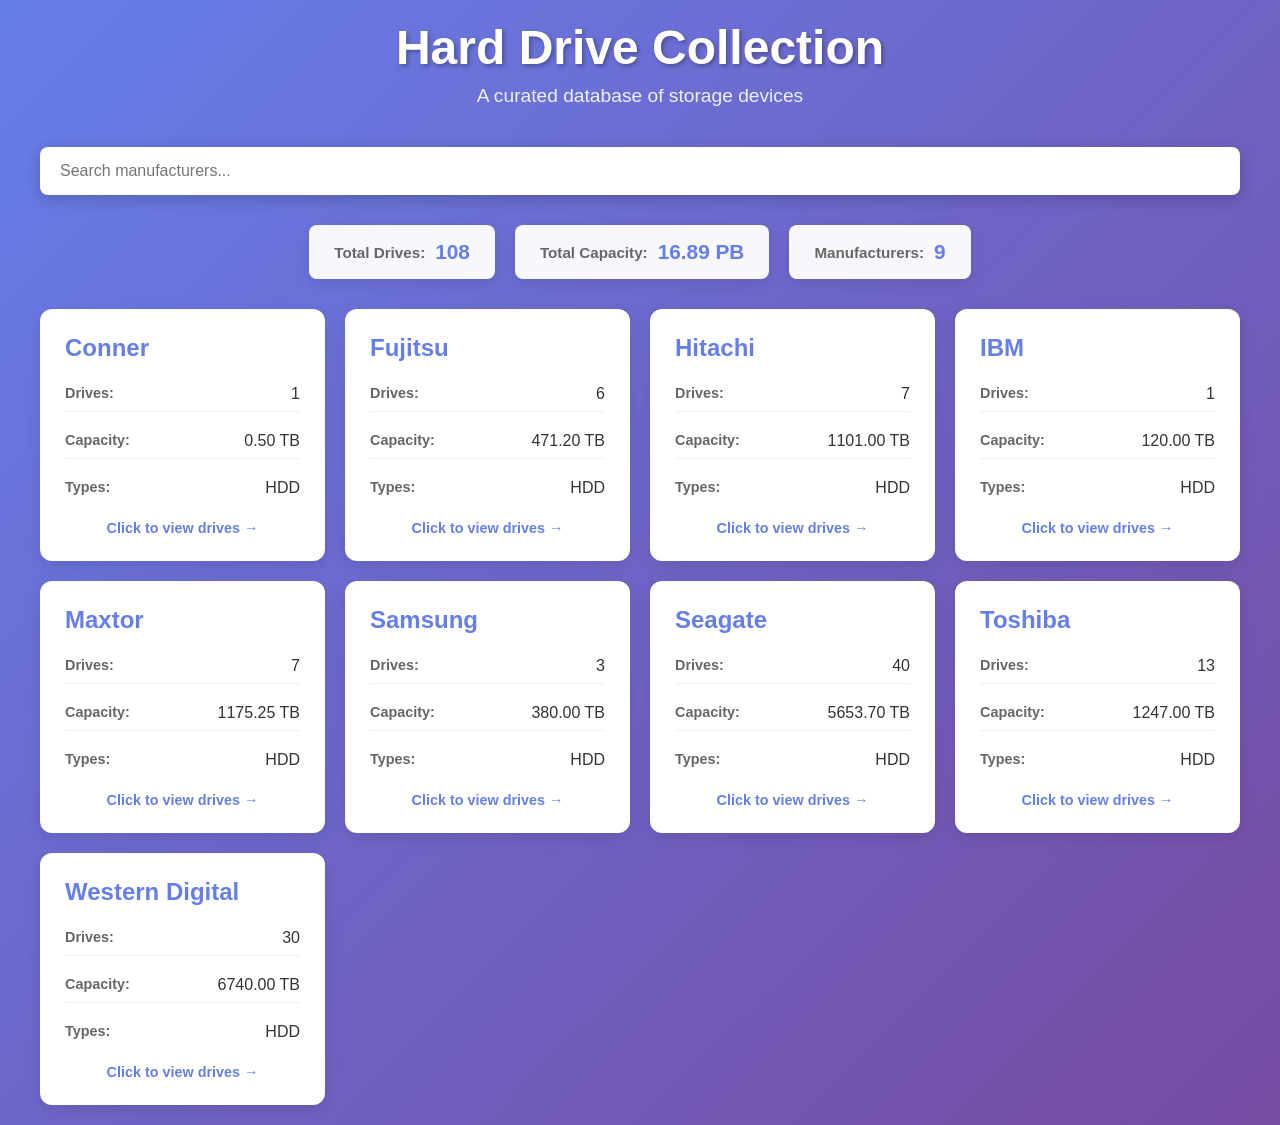
<file: index.html>
<!DOCTYPE html>
<html lang="en">
<head>
    <meta charset="UTF-8">
    <meta name="viewport" content="width=device-width, initial-scale=1.0">
    <title>Hard Drive Collection Database</title>
    <link rel="stylesheet" href="styles.css">
</head>
<body>
    <div class="container">
        <header>
            <h1>Hard Drive Collection</h1>
            <p class="subtitle">A curated database of storage devices</p>
        </header>

        <div class="controls">
            <input 
                type="text" 
                id="searchInput" 
                placeholder="Search manufacturers..."
                class="search-bar"
            >
        </div>

        <div id="stats" class="stats-section">
            <div class="stat">
                <span class="stat-label">Total Drives:</span>
                <span class="stat-value" id="totalDrives">0</span>
            </div>
            <div class="stat">
                <span class="stat-label">Total Capacity:</span>
                <span class="stat-value" id="totalCapacity">0 TB</span>
            </div>
            <div class="stat">
                <span class="stat-label">Manufacturers:</span>
                <span class="stat-value" id="totalManufacturers">0</span>
            </div>
        </div>

        <div id="manufacturersContainer" class="manufacturers-grid">
            <p class="loading">Loading manufacturers...</p>
        </div>
    </div>

    <script src="script.js"></script>
</body>
</html>
</file>
<file: styles.css>
* {
    margin: 0;
    padding: 0;
    box-sizing: border-box;
}

body {
    font-family: 'Segoe UI', Tahoma, Geneva, Verdana, sans-serif;
    background: linear-gradient(135deg, #667eea 0%, #764ba2 100%);
    min-height: 100vh;
    padding: 20px;
}

.container {
    max-width: 1200px;
    margin: 0 auto;
}

header {
    text-align: center;
    color: white;
    margin-bottom: 40px;
    animation: slideDown 0.6s ease-out;
}

.back-link {
    color: white;
    text-decoration: none;
    font-size: 1em;
    display: inline-block;
    margin-bottom: 15px;
    padding: 8px 15px;
    background: rgba(255, 255, 255, 0.2);
    border-radius: 5px;
    transition: all 0.3s ease;
}

.back-link:hover {
    background: rgba(255, 255, 255, 0.3);
    transform: translateX(-5px);
}

header h1 {
    font-size: 3em;
    margin-bottom: 10px;
    text-shadow: 2px 2px 4px rgba(0, 0, 0, 0.3);
}

header .subtitle {
    font-size: 1.2em;
    opacity: 0.9;
}

.controls {
    display: flex;
    flex-direction: column;
    gap: 15px;
    margin-bottom: 30px;
}

.search-bar {
    padding: 15px 20px;
    font-size: 1em;
    border: none;
    border-radius: 8px;
    box-shadow: 0 4px 15px rgba(0, 0, 0, 0.2);
    transition: all 0.3s ease;
}

.search-bar:focus {
    outline: none;
    box-shadow: 0 4px 20px rgba(0, 0, 0, 0.3);
    transform: translateY(-2px);
}

.filter-info {
    text-align: center;
    color: white;
    font-size: 0.95em;
    opacity: 0.9;
}

.stats-section {
    display: flex;
    gap: 20px;
    margin-bottom: 30px;
    justify-content: center;
    flex-wrap: wrap;
}

.stat {
    background: rgba(255, 255, 255, 0.95);
    padding: 15px 25px;
    border-radius: 8px;
    box-shadow: 0 4px 15px rgba(0, 0, 0, 0.1);
    display: flex;
    align-items: center;
    gap: 10px;
}

.stat-label {
    color: #666;
    font-weight: 600;
    font-size: 0.95em;
}

.stat-value {
    color: #667eea;
    font-size: 1.3em;
    font-weight: bold;
}

/* Manufacturers Grid */
.manufacturers-grid {
    display: grid;
    grid-template-columns: repeat(auto-fill, minmax(280px, 1fr));
    gap: 20px;
    animation: fadeIn 0.6s ease-out;
}

.manufacturer-card {
    background: white;
    border-radius: 12px;
    padding: 25px;
    box-shadow: 0 4px 15px rgba(0, 0, 0, 0.1);
    transition: all 0.3s ease;
    animation: slideUp 0.5s ease-out;
    cursor: pointer;
}

.manufacturer-card:hover {
    transform: translateY(-8px);
    box-shadow: 0 8px 30px rgba(0, 0, 0, 0.2);
    background: linear-gradient(135deg, #f5f7ff 0%, #ffffff 100%);
}

.manufacturer-card h3 {
    color: #667eea;
    margin-bottom: 15px;
    font-size: 1.5em;
}

.manufacturer-info {
    display: flex;
    flex-direction: column;
    gap: 12px;
    margin-bottom: 15px;
}

.info-item {
    display: flex;
    justify-content: space-between;
    padding: 8px 0;
    border-bottom: 1px solid #f0f0f0;
}

.info-item:last-child {
    border-bottom: none;
}

.info-label {
    color: #666;
    font-weight: 600;
    font-size: 0.9em;
}

.info-value {
    color: #333;
    font-weight: 500;
}

.click-hint {
    text-align: center;
    color: #667eea;
    font-size: 0.9em;
    margin-top: 10px;
    font-weight: 600;
}

/* Drives Grid */
.drives-grid {
    display: grid;
    grid-template-columns: repeat(auto-fill, minmax(320px, 1fr));
    gap: 20px;
    animation: fadeIn 0.6s ease-out;
}

.drive-card {
    background: white;
    border-radius: 12px;
    padding: 20px;
    box-shadow: 0 4px 15px rgba(0, 0, 0, 0.1);
    transition: all 0.3s ease;
    animation: slideUp 0.5s ease-out;
}

.drive-card:hover {
    transform: translateY(-5px);
    box-shadow: 0 8px 25px rgba(0, 0, 0, 0.2);
}

.drive-card h3 {
    color: #667eea;
    margin-bottom: 12px;
    font-size: 1.3em;
}

.drive-specs {
    display: flex;
    flex-direction: column;
    gap: 10px;
}

.spec {
    display: flex;
    justify-content: space-between;
    padding: 8px 0;
    border-bottom: 1px solid #f0f0f0;
}

.spec:last-child {
    border-bottom: none;
}

.spec-label {
    font-weight: 600;
    color: #666;
    font-size: 0.9em;
}

.spec-value {
    color: #333;
    font-weight: 500;
}

.loading {
    text-align: center;
    color: white;
    font-size: 1.2em;
    padding: 40px;
    grid-column: 1 / -1;
}

.no-results {
    text-align: center;
    color: white;
    font-size: 1.2em;
    padding: 40px;
    grid-column: 1 / -1;
}

@keyframes slideDown {
    from {
        opacity: 0;
        transform: translateY(-20px);
    }
    to {
        opacity: 1;
        transform: translateY(0);
    }
}

@keyframes slideUp {
    from {
        opacity: 0;
        transform: translateY(20px);
    }
    to {
        opacity: 1;
        transform: translateY(0);
    }
}

@keyframes fadeIn {
    from {
        opacity: 0;
    }
    to {
        opacity: 1;
    }
}

@media (max-width: 768px) {
    header h1 {
        font-size: 2em;
    }

    .manufacturers-grid {
        grid-template-columns: 1fr;
    }

    .drives-grid {
        grid-template-columns: 1fr;
    }

    .stat {
        flex: 1;
        min-width: 200px;
    }
}
</file>
